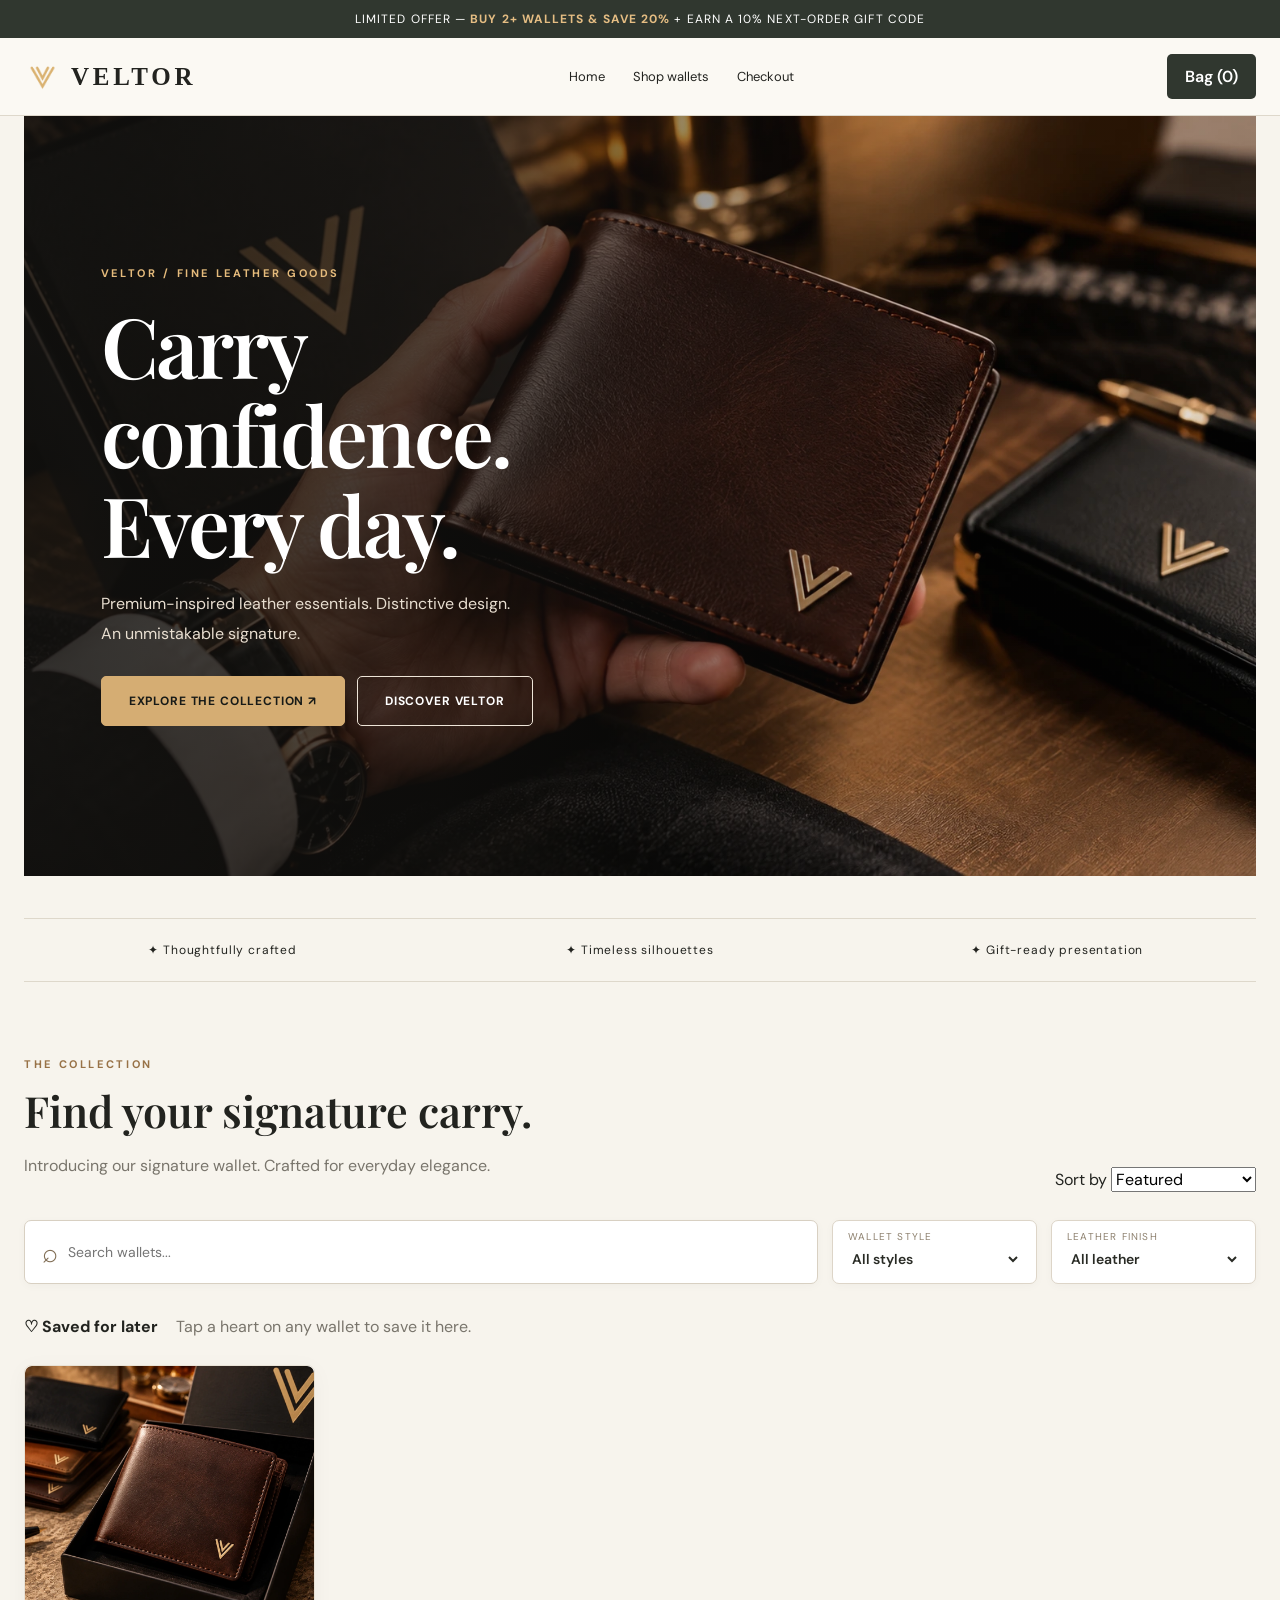
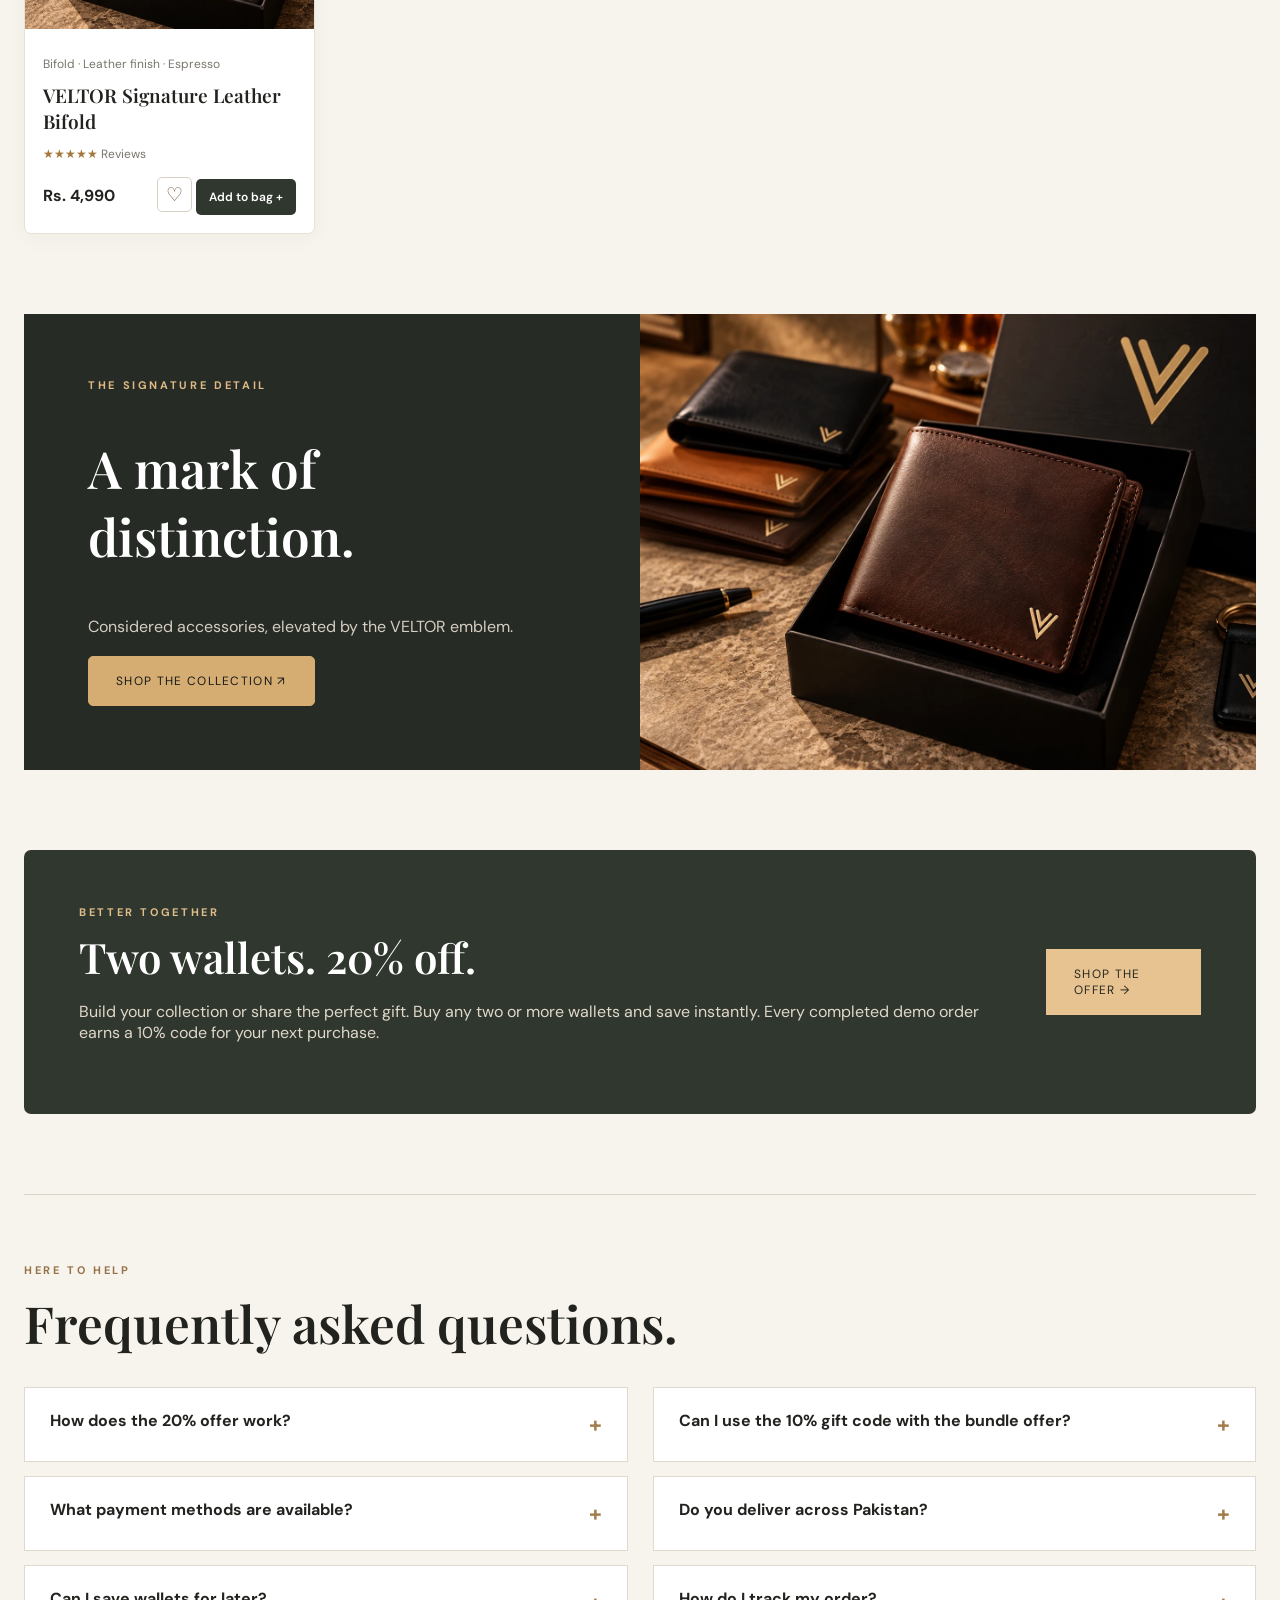
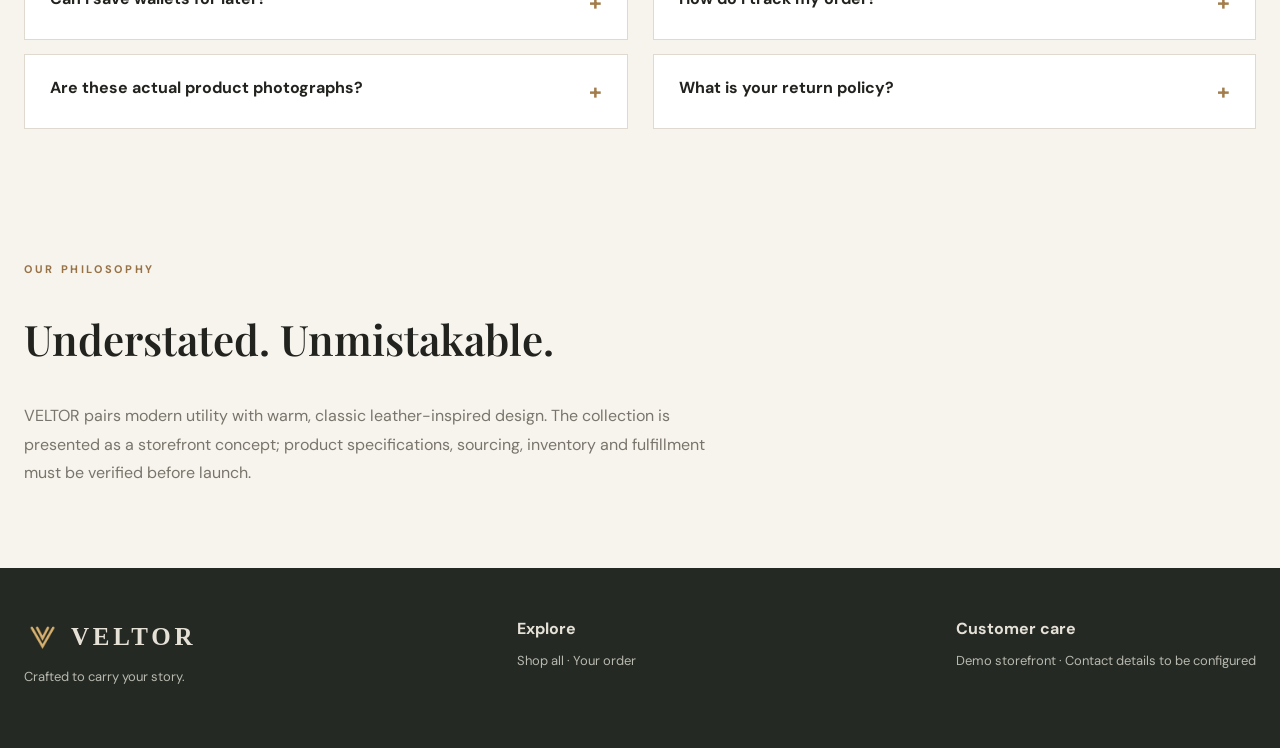
<file: VELTOR_wallet_store/index.html>
<!doctype html><html lang="en"><head><meta charset="utf-8"><meta name="viewport" content="width=device-width,initial-scale=1"><title>Premium Men’s Leather Wallets | VELTOR Leather Goods</title><meta name="description" content="Shop VELTOR leather wallets, bifolds, slim wallets, cardholders and travel styles. Buy two and save 20%."><meta name="theme-color" content="#30372f"><meta property="og:title" content="Premium Men’s Leather Wallets | VELTOR"><meta property="og:description" content="Shop VELTOR leather wallets, bifolds, slim wallets, cardholders and travel styles. Buy two and save 20%."><meta property="og:type" content="website"><link rel="icon" href="assets/metal-v.png" type="image/png"><link rel="stylesheet" href="style.css"></head><body><div class="announcement">LIMITED OFFER — <strong>BUY 2+ WALLETS & SAVE 20%</strong> + EARN A 10% NEXT-ORDER GIFT CODE</div><header class="nav"><div class="nav-inner"><a class="brand" href="index.html"><img src="assets/metal-v.png" alt="VELTOR logo">VELTOR</a><nav class="navlinks" aria-label="Main navigation"><a href="index.html">Home</a><a href="index.html#shop">Shop wallets</a><a href="order.html">Checkout</a></nav><button class="cartbtn" onclick="toggleCart()">Bag (<span id="cartCount">0</span>)</button></div></header><div class="cart-drawer" id="cartDrawer"><aside class="cart-content"><button class="close" aria-label="Close bag" onclick="toggleCart()">×</button><h2>Your bag</h2><div id="cartItems"></div><div id="cartTotals"></div><a class="btn" href="order.html" style="display:block;text-align:center;margin-top:20px">Secure checkout →</a></aside></div><main class="container"><section class="hero hero-final"><div class="hero-final-copy"><div class="eyebrow">VELTOR / FINE LEATHER GOODS</div><h1>Carry confidence.<br>Every day.</h1><p>Premium-inspired leather essentials. Distinctive design. An unmistakable signature.</p><div class="hero-actions"><a class="btn" href="#shop">Explore the collection <span>↗</span></a><a class="btn secondary" href="#story">Discover VELTOR</a></div></div></section><div class="trust"><span>✦ Thoughtfully crafted</span><span>✦ Timeless silhouettes</span><span>✦ Gift-ready presentation</span></div><section id="shop"><div class="section-head"><div><div class="eyebrow">The collection</div><h2>Find your signature carry.</h2><p>Introducing our signature wallet. Crafted for everyday elegance.</p></div><div><label for="sort">Sort by </label><select id="sort" onchange="renderProducts()"><option value="featured">Featured</option><option value="low">Price: low to high</option><option value="high">Price: high to low</option></select></div></div><div class="filter-toolbar"><label class="searchbar"><span aria-hidden="true">⌕</span><input id="searchProducts" type="search" placeholder="Search wallets..." aria-label="Search wallets"></label><div class="filter-menu"><label for="categorySelect">Wallet style</label><select id="categorySelect" aria-label="Wallet category"><option value="All">All styles</option><option>Bifold</option><option>Slim</option><option>Trifold</option><option>Cardholder</option><option>Zip</option><option>Travel</option></select></div><div class="filter-menu"><label for="materialSelect">Leather finish</label><select id="materialSelect" aria-label="Leather finish"><option value="All">All leather</option><option>Full-grain leather</option><option>Genuine leather</option><option>Pebbled leather</option><option>Smooth leather</option><option>Suede finish</option></select></div></div><div id="filters" class="hidden"></div><div id="materials" class="hidden"></div><div class="wishlist-section"><strong>♡ Saved for later</strong><div id="wishlistProducts"></div></div><div class="grid" id="products"></div></section><section class="lifestyle-band"><div><div class="eyebrow">THE SIGNATURE DETAIL</div><h2>A mark of distinction.</h2><p>Considered accessories, elevated by the VELTOR emblem.</p><a href="#shop" class="btn">Shop the collection ↗</a></div><img src="assets/brand-lifestyle.webp" alt="VELTOR wallet with metallic V emblem in premium packaging" loading="lazy"></section><section class="offer"><div><div class="eyebrow" style="color:#dfbd89">Better together</div><h2>Two wallets. 20% off.</h2><p>Build your collection or share the perfect gift. Buy any two or more wallets and save instantly. Every completed demo order earns a 10% code for your next purchase.</p></div><a href="#shop" class="btn">Shop the offer →</a></section><section class="faq-section" id="faqs"><div class="eyebrow">Here to help</div><h2>Frequently asked questions.</h2><div class="faq-grid"><details><summary>How does the 20% offer work?</summary><p>Add any two or more wallets to your bag. The 20% discount is calculated automatically at checkout.</p></details><details><summary>Can I use the 10% gift code with the bundle offer?</summary><p>Offers do not stack. The highest eligible discount is applied.</p></details><details><summary>What payment methods are available?</summary><p>This version includes a demonstration checkout. Real cash-on-delivery fulfillment and secure card payments require merchant and order-system setup.</p></details><details><summary>Do you deliver across Pakistan?</summary><p>Delivery regions, charges and timelines will be confirmed when the live shipping provider is connected.</p></details><details><summary>Can I save wallets for later?</summary><p>Yes. Select the heart on a product to save it in your current browser.</p></details><details><summary>How do I track my order?</summary><p>Use the order lookup on the checkout page. Demo orders can only be found in the same browser in which they were placed.</p></details><details><summary>Are these actual product photographs?</summary><p>The current WebP product visuals are branded concept renders. Replace them with photographs of actual inventory before accepting orders.</p></details><details><summary>What is your return policy?</summary><p>Returns and exchanges must be defined and published by the store owner before launch.</p></details></div></section><section id="story" style="margin:65px 0"><div class="eyebrow">Our philosophy</div><h2 style="font-size:42px">Understated. Unmistakable.</h2><p class="muted" style="max-width:700px;line-height:1.8">VELTOR pairs modern utility with warm, classic leather-inspired design. The collection is presented as a storefront concept; product specifications, sourcing, inventory and fulfillment must be verified before launch.</p></section></main><footer class="footer"><div class="container footer-inner"><div><a class="brand" href="index.html"><img src="assets/metal-v.png" alt="">VELTOR</a><p>Crafted to carry your story.</p></div><div><strong>Explore</strong><p><a href="index.html#shop">Shop all</a> · <a href="order.html">Your order</a></p></div><div><strong>Customer care</strong><p>Demo storefront · Contact details to be configured</p></div></div></footer><script src="app.js" defer></script></body></html>
</file>
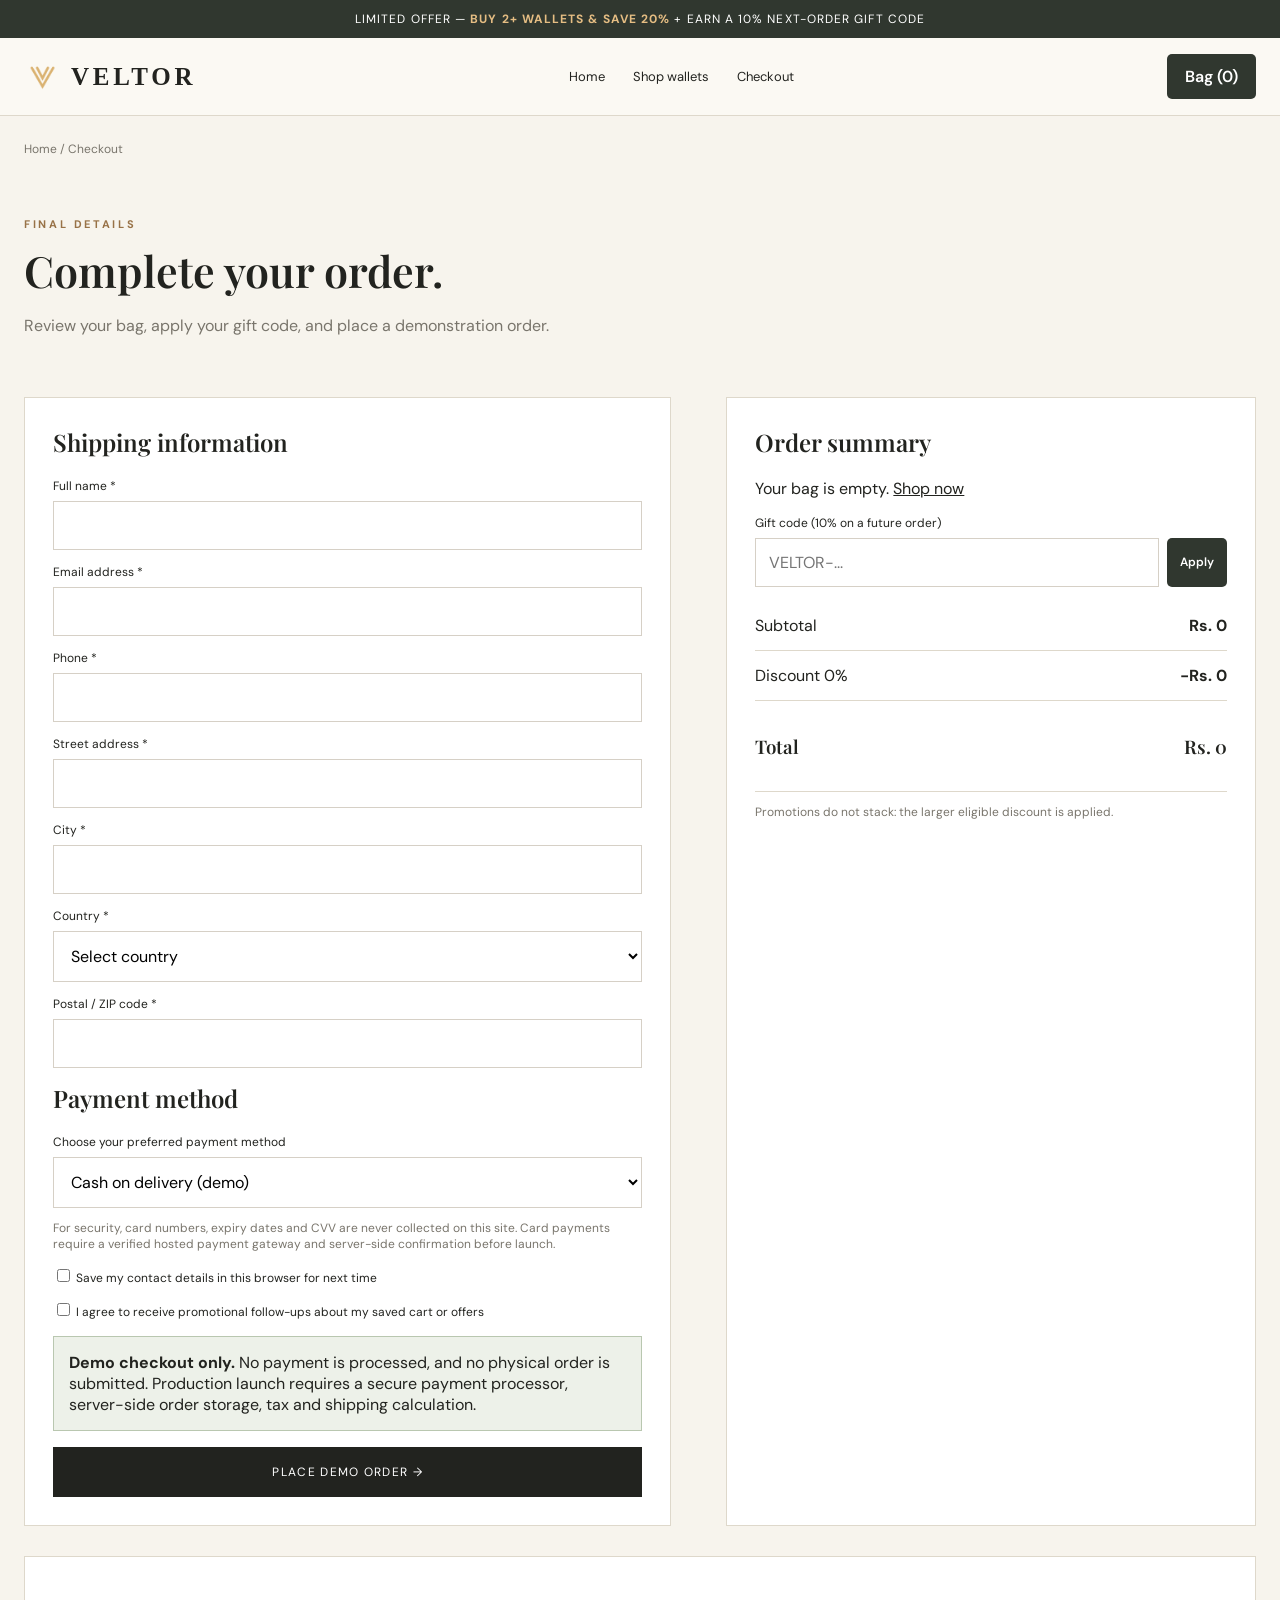
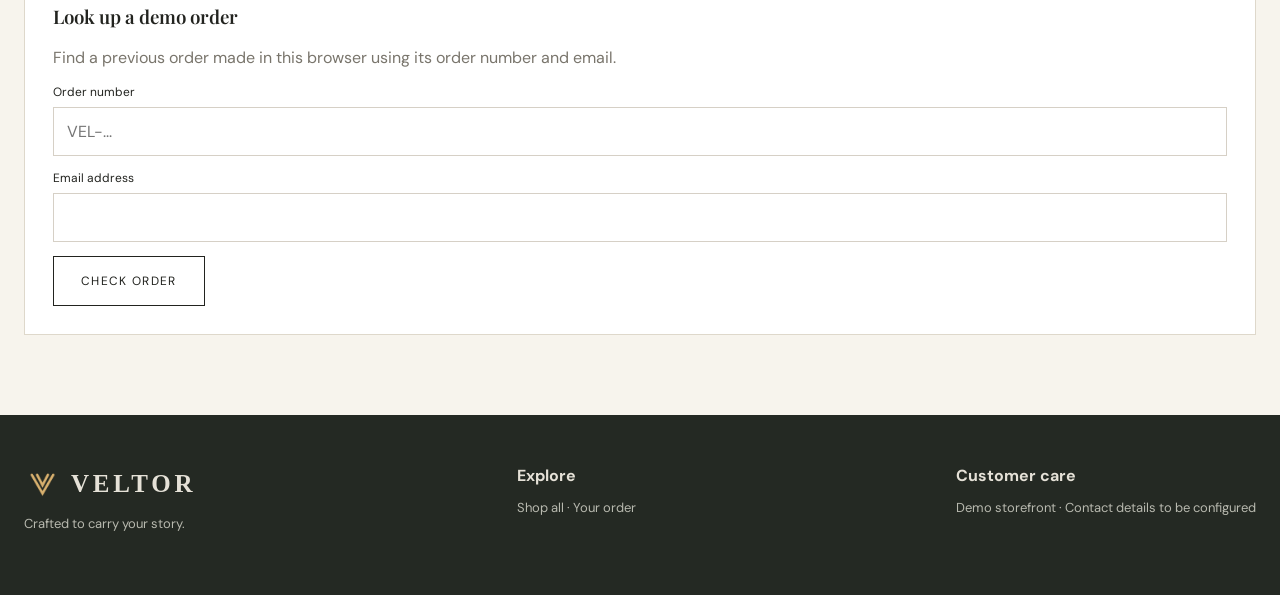
<file: VELTOR_wallet_store/order.html>
<!doctype html><html lang="en"><head><meta charset="utf-8"><meta name="viewport" content="width=device-width,initial-scale=1"><title>Checkout & Track Your Order | VELTOR Leather Goods</title><meta name="description" content="VELTOR checkout demo: apply discounts, complete a test order and look up order status."><meta name="theme-color" content="#30372f"><meta property="og:title" content="Checkout & Track Your Order | VELTOR"><meta property="og:description" content="VELTOR checkout demo: apply discounts, complete a test order and look up order status."><meta property="og:type" content="website"><link rel="icon" href="assets/metal-v.png" type="image/png"><link rel="stylesheet" href="style.css"></head><body><div class="announcement">LIMITED OFFER — <strong>BUY 2+ WALLETS & SAVE 20%</strong> + EARN A 10% NEXT-ORDER GIFT CODE</div><header class="nav"><div class="nav-inner"><a class="brand" href="index.html"><img src="assets/metal-v.png" alt="VELTOR logo">VELTOR</a><nav class="navlinks" aria-label="Main navigation"><a href="index.html">Home</a><a href="index.html#shop">Shop wallets</a><a href="order.html">Checkout</a></nav><button class="cartbtn" onclick="toggleCart()">Bag (<span id="cartCount">0</span>)</button></div></header><div class="cart-drawer" id="cartDrawer"><aside class="cart-content"><button class="close" aria-label="Close bag" onclick="toggleCart()">×</button><h2>Your bag</h2><div id="cartItems"></div><div id="cartTotals"></div><a class="btn" href="order.html" style="display:block;text-align:center;margin-top:20px">Secure checkout →</a></aside></div><main class="container"><div class="breadcrumbs"><a href="index.html">Home</a> / Checkout</div><div class="section-head"><div><div class="eyebrow">Final details</div><h2>Complete your order.</h2><p>Review your bag, apply your gift code, and place a demonstration order.</p></div></div><div id="confirmation" class="hidden"></div><div class="checkout" id="checkoutArea"><section class="panel"><h2>Shipping information</h2><form id="checkoutForm"><div class="field"><label for="fullName">Full name *</label><input id="fullName" autocomplete="name" required></div><div class="field"><label for="email">Email address *</label><input id="email" type="email" autocomplete="email" required></div><div class="field"><label for="phone">Phone *</label><input id="phone" type="tel" autocomplete="tel" required></div><div class="field"><label for="address">Street address *</label><input id="address" autocomplete="street-address" required></div><div class="field"><label for="city">City *</label><input id="city" autocomplete="address-level2" required></div><div class="field"><label for="country">Country *</label><select id="country" required><option value="">Select country</option><option>United States</option><option>United Kingdom</option><option>Pakistan</option><option>Canada</option><option>Other</option></select></div><div class="field"><label for="postal">Postal / ZIP code *</label><input id="postal" required></div><h2>Payment method</h2><div class="field"><label for="paymentMethod">Choose your preferred payment method</label><select id="paymentMethod"><option value="cod">Cash on delivery (demo)</option><option value="card">Credit / debit card — gateway setup required</option></select><p class="muted" style="font-size:12px">For security, card numbers, expiry dates and CVV are never collected on this site. Card payments require a verified hosted payment gateway and server-side confirmation before launch.</p></div><div class="field"><label><input type="checkbox" id="saveInfo" style="width:auto"> Save my contact details in this browser for next time</label></div><div class="field"><label><input type="checkbox" id="marketingConsent" style="width:auto"> I agree to receive promotional follow-ups about my saved cart or offers</label></div><div class="notice"><strong>Demo checkout only.</strong> No payment is processed, and no physical order is submitted. Production launch requires a secure payment processor, server-side order storage, tax and shipping calculation.</div><button class="btn" style="width:100%">Place demo order →</button></form></section><aside class="panel"><h2>Order summary</h2><div id="orderItems"></div><div class="field"><label for="promo">Gift code (10% on a future order)</label><div style="display:flex;gap:8px"><input id="promo" placeholder="VELTOR-..."><button class="smallbtn" onclick="applyPromo()">Apply</button></div><small id="promoMessage" class="muted"></small></div><div id="orderTotals"></div><p class="muted" style="font-size:12px">Promotions do not stack: the larger eligible discount is applied.</p></aside></div><section class="panel" style="margin-top:30px"><h3>Look up a demo order</h3><p class="muted">Find a previous order made in this browser using its order number and email.</p><div class="field"><label for="lookupId">Order number</label><input id="lookupId" placeholder="VEL-..."></div><div class="field"><label for="lookupEmail">Email address</label><input id="lookupEmail" type="email"></div><button class="btn secondary" onclick="lookupOrder()">Check order</button><div id="lookupResult"></div></section></main><footer class="footer"><div class="container footer-inner"><div><a class="brand" href="index.html"><img src="assets/metal-v.png" alt="">VELTOR</a><p>Crafted to carry your story.</p></div><div><strong>Explore</strong><p><a href="index.html#shop">Shop all</a> · <a href="order.html">Your order</a></p></div><div><strong>Customer care</strong><p>Demo storefront · Contact details to be configured</p></div></div></footer><script src="app.js" defer></script></body></html>
</file>
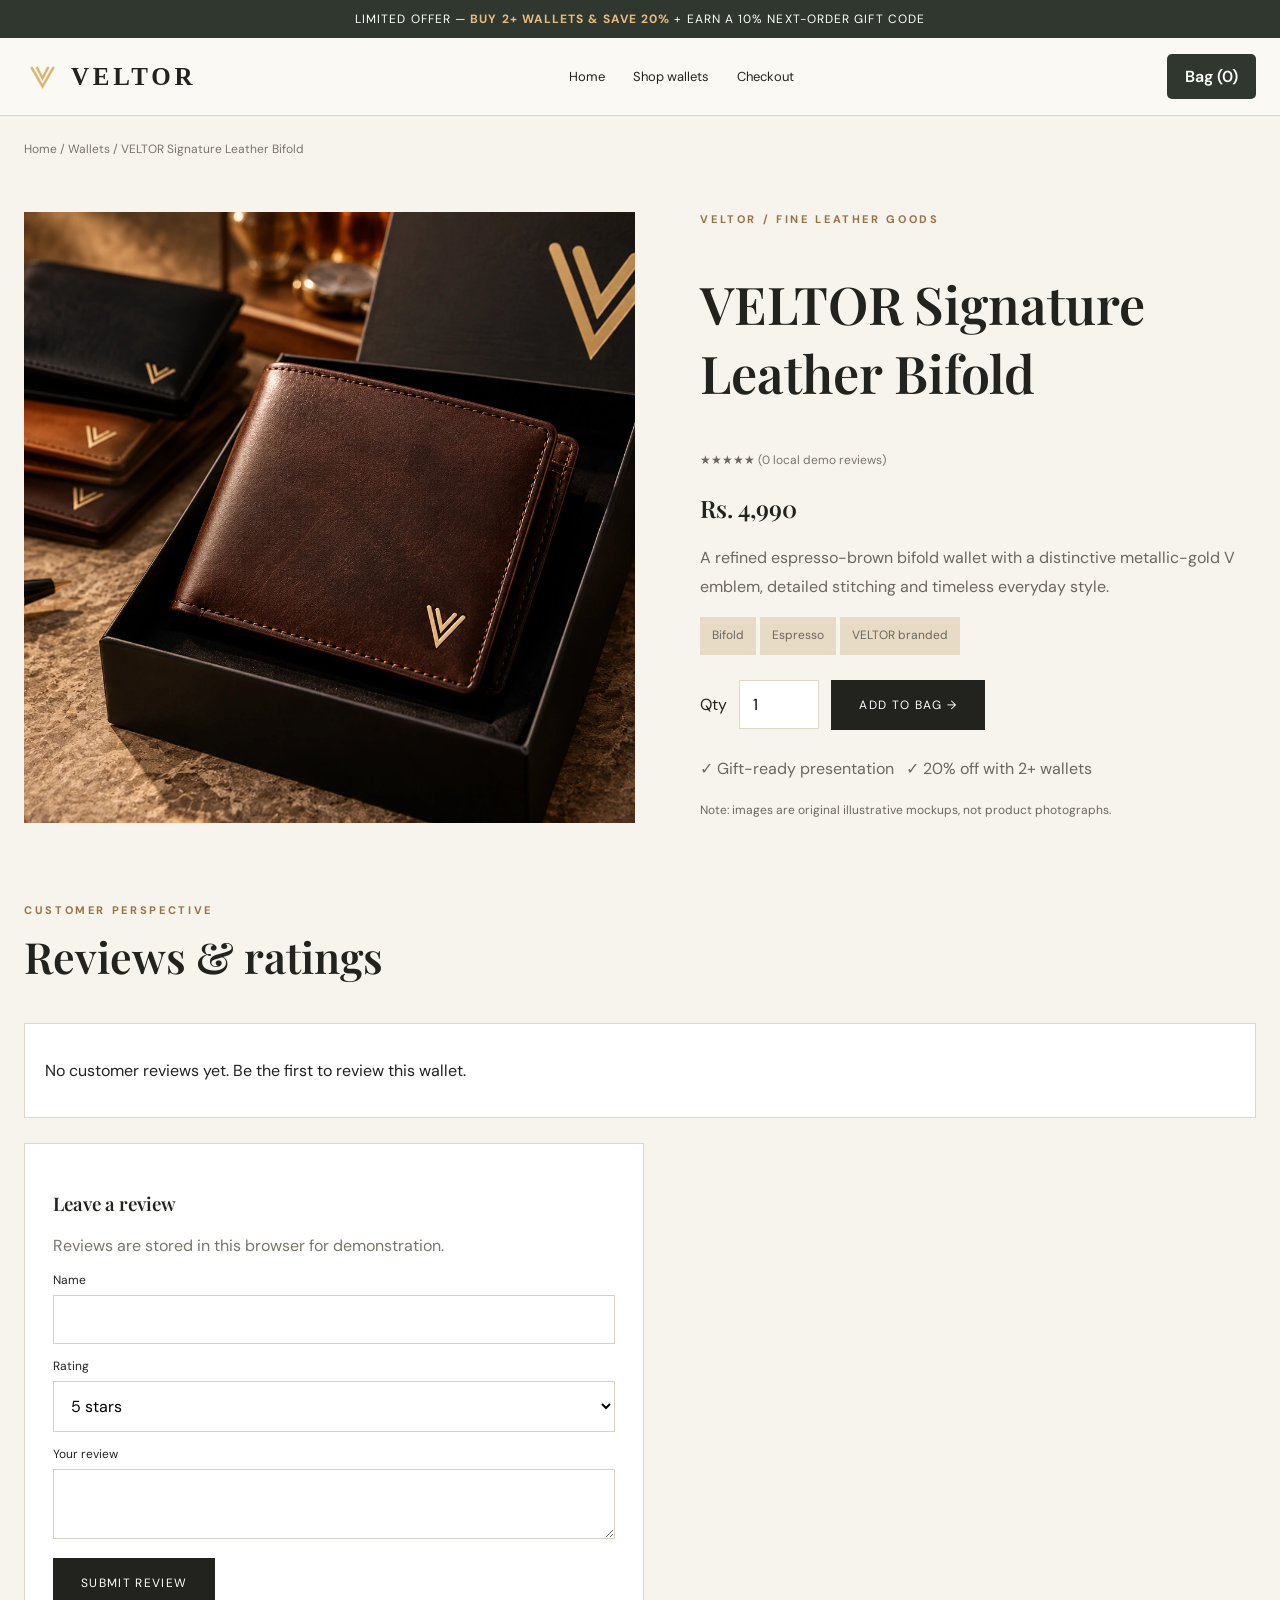
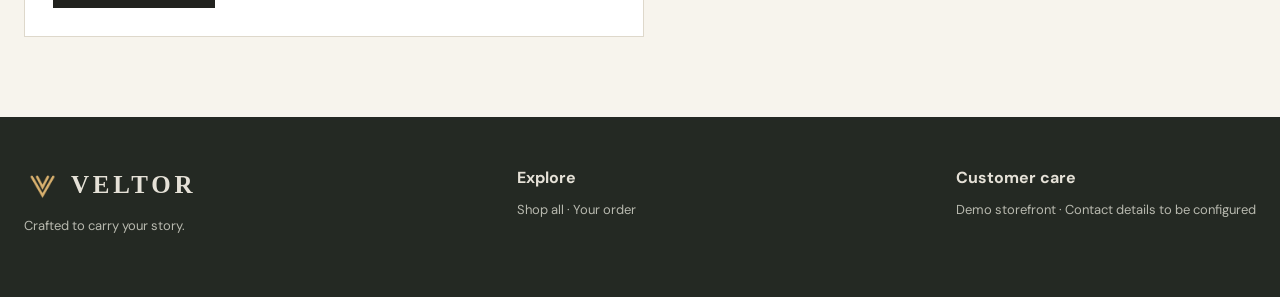
<file: VELTOR_wallet_store/product.html>
<!doctype html><html lang="en"><head><meta charset="utf-8"><meta name="viewport" content="width=device-width,initial-scale=1"><title>Wallet Details & Reviews | VELTOR Leather Goods</title><meta name="description" content="Discover VELTOR wallet details, materials, pricing and customer review demo."><meta name="theme-color" content="#30372f"><meta property="og:title" content="Wallet Details & Reviews | VELTOR"><meta property="og:description" content="Discover VELTOR wallet details, materials, pricing and customer review demo."><meta property="og:type" content="website"><link rel="icon" href="assets/metal-v.png" type="image/png"><link rel="stylesheet" href="style.css"></head><body><div class="announcement">LIMITED OFFER — <strong>BUY 2+ WALLETS & SAVE 20%</strong> + EARN A 10% NEXT-ORDER GIFT CODE</div><header class="nav"><div class="nav-inner"><a class="brand" href="index.html"><img src="assets/metal-v.png" alt="VELTOR logo">VELTOR</a><nav class="navlinks" aria-label="Main navigation"><a href="index.html">Home</a><a href="index.html#shop">Shop wallets</a><a href="order.html">Checkout</a></nav><button class="cartbtn" onclick="toggleCart()">Bag (<span id="cartCount">0</span>)</button></div></header><div class="cart-drawer" id="cartDrawer"><aside class="cart-content"><button class="close" aria-label="Close bag" onclick="toggleCart()">×</button><h2>Your bag</h2><div id="cartItems"></div><div id="cartTotals"></div><a class="btn" href="order.html" style="display:block;text-align:center;margin-top:20px">Secure checkout →</a></aside></div><main class="container"><div class="breadcrumbs"><a href="index.html">Home</a> / <a href="index.html#shop">Wallets</a> / <span id="crumb">Product</span></div><section class="detail"><div><img id="detailImage" class="detail-img" alt="Leather wallet product image"></div><div><div class="eyebrow">VELTOR / Fine leather goods</div><h1 id="detailName"></h1><p class="stars">★★★★★ <span class="muted" id="ratingText"></span></p><h2 id="detailPrice"></h2><p id="detailDescription"></p><p><span class="pill" id="detailCategory"></span> <span class="pill" id="detailColor"></span> <span class="pill">VELTOR branded</span></p><div style="display:flex;gap:12px;align-items:center;margin:25px 0"><label for="quantity">Qty</label><input class="qty" id="quantity" type="number" min="1" max="20" value="1"><button class="btn" id="addDetail">Add to bag →</button></div><p class="muted">✓ Gift-ready presentation &nbsp; ✓ 20% off with 2+ wallets</p><p class="muted" style="font-size:12px">Note: images are original illustrative mockups, not product photographs.</p></div></section><section class="reviews"><div class="section-head"><div><div class="eyebrow">Customer perspective</div><h2>Reviews & ratings</h2></div></div><div id="reviewList"></div><div class="panel" style="max-width:620px;margin-top:25px"><h3>Leave a review</h3><p class="muted">Reviews are stored in this browser for demonstration.</p><form id="reviewForm"><div class="field"><label for="reviewName">Name</label><input id="reviewName" required maxlength="60"></div><div class="field"><label for="reviewRating">Rating</label><select id="reviewRating"><option value="5">5 stars</option><option value="4">4 stars</option><option value="3">3 stars</option><option value="2">2 stars</option><option value="1">1 star</option></select></div><div class="field"><label for="reviewText">Your review</label><textarea id="reviewText" required maxlength="500"></textarea></div><button class="btn">Submit review</button></form></div></section></main><footer class="footer"><div class="container footer-inner"><div><a class="brand" href="index.html"><img src="assets/metal-v.png" alt="">VELTOR</a><p>Crafted to carry your story.</p></div><div><strong>Explore</strong><p><a href="index.html#shop">Shop all</a> · <a href="order.html">Your order</a></p></div><div><strong>Customer care</strong><p>Demo storefront · Contact details to be configured</p></div></div></footer><script src="app.js" defer></script></body></html>
</file>
<file: VELTOR_wallet_store/style.css>
@import url('https://fonts.googleapis.com/css2?family=DM+Sans:wght@400;500;600;700&family=Playfair+Display:wght@500;600;700&display=swap');
:root{--ink:#22231f;--cream:#f7f4ed;--gold:#b58b53;--line:#ded8cb;--muted:#79756c}*{box-sizing:border-box}body{margin:0;background:var(--cream);color:var(--ink);font-family:'DM Sans',sans-serif}a{text-decoration:none;color:inherit}button,input,select,textarea{font:inherit}button{cursor:pointer}.announcement{background:#2c332d;color:#fff;text-align:center;padding:11px;font-size:12px;letter-spacing:.09em}.announcement strong{color:#e5bd83}.nav{position:sticky;top:0;background:#fbf9f4ed;backdrop-filter:blur(12px);z-index:10;border-bottom:1px solid var(--line)}.nav-inner{max-width:1250px;margin:auto;display:flex;align-items:center;justify-content:space-between;padding:16px 24px}.brand{display:flex;gap:10px;align-items:center;font-family:Georgia,serif;font-size:25px;letter-spacing:.15em;font-weight:bold}.brand img{width:37px}.navlinks{display:flex;gap:28px;font-size:13px}.cartbtn{background:var(--ink);color:#fff;border:0;padding:12px 18px;border-radius:3px}.container{max-width:1250px;margin:auto;padding:0 24px}.hero{min-height:570px;display:grid;grid-template-columns:1fr 1fr;align-items:center;gap:60px}.eyebrow{text-transform:uppercase;letter-spacing:.24em;font-size:11px;color:#987247;font-weight:700}.hero h1,h1,h2,h3{font-family:'Playfair Display',Georgia,serif;font-weight:600}.hero h1{font-size:clamp(48px,6vw,88px);line-height:1.04;margin:20px 0}.hero p{color:#69675f;max-width:490px;line-height:1.8}.hero-visual{background:#e2d6c3;border-radius:170px 170px 8px 8px;padding:30px;min-height:470px;display:grid;place-items:center;position:relative}.hero-visual img{width:100%;max-height:420px;object-fit:contain;filter:drop-shadow(0 15px 18px #56452a22)}.seal{position:absolute;right:-15px;bottom:30px;background:#2e352f;color:#e7c99e;border-radius:50%;height:110px;width:110px;display:grid;place-items:center;text-align:center;font-family:Georgia;transform:rotate(12deg)}.btn{display:inline-block;background:var(--ink);color:white;padding:16px 27px;border:1px solid var(--ink);font-size:12px;letter-spacing:.11em;text-transform:uppercase}.btn.secondary{background:transparent;color:var(--ink)}.hero-actions{display:flex;gap:12px;margin-top:28px}.trust{display:grid;grid-template-columns:repeat(3,1fr);border-block:1px solid var(--line);margin:42px 0 75px;padding:23px 0;gap:20px;text-align:center;font-size:12px;letter-spacing:.07em}.section-head{display:flex;justify-content:space-between;align-items:end;margin:60px 0 28px;gap:20px}.section-head h2{font-size:43px;margin:10px 0}.section-head p{color:var(--muted)}.grid{display:grid;grid-template-columns:repeat(4,1fr);gap:23px}.product{background:#fff;border:1px solid #e8e2d6;transition:transform .2s}.product:hover{transform:translateY(-4px)}.product img{width:100%;aspect-ratio:1.13;object-fit:cover;background:#e4d9ca}.product-body{padding:18px}.product h3{font-size:19px;margin:8px 0}.meta{color:var(--muted);font-size:12px}.price{font-weight:700}.stars{color:#a4773c;font-size:12px}.product-foot{display:flex;justify-content:space-between;align-items:center;margin-top:13px}.smallbtn{background:#2e352f;color:#fff;border:0;padding:10px 13px;font-size:12px}.offer{margin:80px 0;background:#30372f;color:white;padding:55px;display:flex;align-items:center;justify-content:space-between;gap:30px}.offer h2{font-size:42px;margin:10px 0}.offer p{color:#e0d8c9}.offer .btn{background:#e8c392;border-color:#e8c392;color:#262820}.footer{margin-top:80px;background:#242923;color:#e5e1d7;padding:50px 0}.footer-inner{display:flex;justify-content:space-between;gap:20px;flex-wrap:wrap}.footer p{font-size:13px;color:#b8b9af}.filters{display:flex;gap:10px;flex-wrap:wrap;margin:20px 0 30px}.filter{background:transparent;border:1px solid #c9c0b1;padding:10px 15px}.filter.active{background:#30372f;color:white}.detail{display:grid;grid-template-columns:1.1fr 1fr;gap:65px;padding-top:55px}.detail-img{width:100%;background:#e8dfd2}.detail h1{font-size:52px}.detail p{line-height:1.8;color:#6b675f}.qty{width:80px;padding:13px;border:1px solid var(--line)}.reviews{margin:70px 0}.review{background:#fff;padding:20px;margin:12px 0;border:1px solid var(--line)}.checkout{display:grid;grid-template-columns:1.1fr .9fr;gap:55px;margin-top:45px}.panel{background:#fff;border:1px solid var(--line);padding:28px}.panel h2{margin-top:0}.field{margin:14px 0}.field label{display:block;font-size:12px;margin-bottom:7px}.field input,.field select,.field textarea{width:100%;padding:13px;border:1px solid #d6d0c6;background:#fff;border-radius:0}.summary-row,.cart-line{display:flex;justify-content:space-between;align-items:center;gap:14px;padding:14px 0;border-bottom:1px solid var(--line)}.cart-line img{width:80px}.muted{color:var(--muted)}.hidden{display:none!important}.notice{padding:15px;background:#edf1e9;border:1px solid #b9c7b0;margin:16px 0}.error{color:#a22}.cart-drawer{position:fixed;inset:0;background:#0007;z-index:30;display:none;justify-content:end}.cart-drawer.open{display:flex}.cart-content{background:var(--cream);width:min(440px,100%);height:100%;overflow:auto;padding:26px}.close{float:right;border:0;background:none;font-size:26px}.empty{padding:45px 0;color:var(--muted)}.pill{display:inline-block;background:#e8dbc6;padding:8px 12px;font-size:12px}.breadcrumbs{font-size:12px;color:var(--muted);margin-top:25px}.testimonial{background:#fff;padding:25px;border:1px solid var(--line)}@media(max-width:850px){.hero,.detail,.checkout{grid-template-columns:1fr}.hero{padding-top:35px}.hero-visual{min-height:340px}.grid{grid-template-columns:repeat(2,1fr)}.navlinks{gap:12px}.offer{padding:30px;display:block}.trust{grid-template-columns:1fr}.hero h1{font-size:52px}}@media(max-width:480px){.grid{grid-template-columns:1fr}.navlinks{font-size:11px}.brand{font-size:17px}.brand img{width:28px}.nav-inner{padding:13px}.cartbtn{padding:10px}.hero-visual{border-radius:110px 110px 8px 8px}.section-head h2{font-size:32px}.detail h1{font-size:38px}}
/* Refined storefront v2 */
.hero-refresh{min-height:660px;gap:0;grid-template-columns:1fr 1.05fr;margin-top:20px;background:#e9e3d8}.hero-refresh>div:first-child{padding:64px clamp(28px,5vw,78px)}.hero-refresh .hero-visual{border-radius:0;min-height:660px;background:linear-gradient(135deg,#c5ad91,#e8ddcc);overflow:hidden;padding:40px}.hero-refresh .hero-visual img{width:112%;max-height:590px;filter:drop-shadow(18px 32px 22px #3a2b2240)}.hero-label{position:absolute;left:35px;bottom:35px;right:35px;display:flex;justify-content:space-between;letter-spacing:.2em;font-size:12px;color:#40382e}.hero-refresh h1{font-size:clamp(47px,5.7vw,82px)}.hero-refresh .btn{background:#30372f;border-color:#30372f}.searchbar{display:flex;align-items:center;gap:10px;border:1px solid #d8d0c2;background:#fff;padding:0 17px;margin:15px 0 30px;max-width:560px}.searchbar span{font-size:27px;color:#806d54}.searchbar input{border:0;outline:0;padding:18px 0;width:100%;background:transparent}.wishlist-section{padding:18px 0 28px;display:flex;gap:18px;align-items:center;flex-wrap:wrap}.wishlist-section .pill{margin:4px}.heartbtn{border:1px solid #d7d0c4;background:#fff;font-size:19px;color:#775239;width:35px;height:35px;transition:transform .2s}.heartbtn:hover,.smallbtn:hover,.btn:hover{transform:translateY(-2px)}.product{border-radius:0;overflow:hidden}.product img{transition:transform .35s}.product:hover img{transform:scale(1.04)}.smallbtn,.btn,.cartbtn{transition:transform .2s,background .2s}.filter{transition:background .2s,color .2s}.filter:hover{background:#dcd4c5}.field input[type=checkbox]{accent-color:#30372f}.nav-inner{max-width:1360px}.container{max-width:1360px}.announcement{background:#30372f}.hero-refresh .hero-actions{flex-wrap:wrap}@media(max-width:850px){.hero-refresh{grid-template-columns:1fr}.hero-refresh .hero-visual{min-height:420px}.hero-refresh>div:first-child{padding:50px 28px}.hero-refresh .hero-visual img{max-height:350px}}
/* VELTOR editorial shopping refresh */
.hero-luxe{margin-top:0;min-height:660px;background:#e9e4db;grid-template-columns:47% 53%;overflow:hidden}.hero-luxe>div:first-child{position:relative;z-index:1;padding:72px clamp(30px,5vw,90px)}.hero-luxe .hero-visual{padding:0;min-height:660px;background:#c6b49b;overflow:hidden}.hero-luxe .hero-visual img{width:100%;height:100%;max-height:none;object-fit:cover;filter:none}.hero-luxe .hero-label{color:#2d2924;font-weight:700;text-shadow:0 1px 4px #ffffff8a}.hero-luxe h1{font-size:clamp(52px,5.5vw,88px);letter-spacing:-.04em}.hero-luxe .btn{background:#293329;border-color:#293329}.shop-toolbar{display:flex;align-items:stretch;gap:0;background:#fff;border:1px solid #d9d3c8;margin:18px 0 28px;min-height:72px}.shop-search{display:flex;align-items:center;flex:1.5;gap:12px;padding:12px 20px;min-width:170px}.shop-search span{font-size:29px;color:#857156}.shop-search input{width:100%;border:0;outline:0;background:transparent;font-size:14px}.select-wrap{display:flex;flex-direction:column;justify-content:center;gap:6px;padding:11px 18px;min-width:160px;border-left:1px solid #e2dcd2}.select-wrap span{font-size:10px;text-transform:uppercase;letter-spacing:.12em;color:#82786b}.select-wrap select{border:0;outline:0;background:transparent;color:#292d28;font-weight:600;cursor:pointer;max-width:185px}.clear-filter{border:0;border-left:1px solid #e2dcd2;background:#f3eee5;padding:0 22px;color:#293329;font-weight:600}.faq-section{padding:68px 0;border-top:1px solid #ddd5c7}.faq-section h2{font-size:clamp(34px,4vw,52px);margin:12px 0 30px}.faq-grid{display:grid;grid-template-columns:repeat(2,minmax(0,1fr));gap:14px 25px}.faq-grid details{background:#fff;border:1px solid #e0d9cf;padding:22px 25px}.faq-grid summary{font-weight:700;cursor:pointer;list-style:none;display:flex;justify-content:space-between;gap:12px}.faq-grid summary::after{content:'+';font-size:22px;color:#a37d4b}.faq-grid details[open] summary::after{content:'−'}.faq-grid details p{color:#70695f;line-height:1.75;font-size:14px;margin-bottom:0}.product img{aspect-ratio:1.1;object-fit:cover}.product .meta{line-height:1.6}@media(max-width:900px){.shop-toolbar{flex-wrap:wrap}.shop-search{flex-basis:100%;border-bottom:1px solid #e2dcd2}.select-wrap{flex:1}.clear-filter{padding:15px;flex:1}.hero-luxe{grid-template-columns:1fr}.hero-luxe .hero-visual{min-height:440px;height:440px}.hero-luxe>div:first-child{padding:55px 30px}.faq-grid{grid-template-columns:1fr}}@media(max-width:520px){.hero-luxe .hero-visual{min-height:310px;height:310px}.hero-luxe h1{font-size:50px}.shop-toolbar{display:grid;grid-template-columns:1fr 1fr}.shop-search{grid-column:1/-1}.select-wrap{min-width:0;padding:12px;border-left:0}.select-wrap:nth-of-type(3){border-left:1px solid #e2dcd2}.select-wrap select{width:100%;font-size:12px}.clear-filter{grid-column:1/-1;border-left:0;border-top:1px solid #e2dcd2}.faq-grid details{padding:18px}}

/* VELTOR final brand art direction */
.hero-final{height:min(760px,75vw);min-height:560px;display:flex;align-items:center;position:relative;margin-top:0;background:linear-gradient(90deg,rgba(18,17,15,.86) 0%,rgba(18,17,15,.72) 34%,rgba(18,17,15,.12) 75%),url('assets/hero-veltor.webp') center center/cover no-repeat;color:#fff}.hero-final-copy{padding:clamp(25px,6vw,95px);max-width:720px;z-index:1}.hero-final h1{font-size:clamp(48px,6.5vw,94px);line-height:1.08;letter-spacing:-.035em;margin:20px 0}.hero-final .eyebrow{color:#e5bb7c}.hero-final p{max-width:430px;line-height:1.85;color:#e8ded0}.hero-final .btn{background:#d5ad73;border-color:#d5ad73;color:#171a17;border-radius:5px;font-weight:700;letter-spacing:.07em}.hero-final .btn.secondary{background:transparent;border-color:#eee5d8;color:#fff}.hero-final .btn:hover{background:#edc994;border-color:#edc994;box-shadow:0 12px 25px #0004;transform:translateY(-3px)}.hero-final .btn.secondary:hover{background:#ffffff19}.filter-toolbar{display:flex;align-items:stretch;gap:14px;margin:25px 0 14px;flex-wrap:wrap}.filter-toolbar .searchbar{flex:1 1 320px;margin:0;max-width:none;border-radius:7px;min-height:64px;box-shadow:0 2px 10px #251a1008}.filter-menu{flex:0 1 205px;min-width:170px;background:#fff;border:1px solid #ddd5c8;border-radius:7px;padding:9px 15px;display:flex;flex-direction:column;gap:4px;box-shadow:0 2px 10px #251a1008}.filter-menu label{font-size:10px;letter-spacing:.12em;color:#8d806e;text-transform:uppercase}.filter-menu select{border:0;background:transparent;outline:0;font-size:14px;font-weight:600;color:#292b25;padding:2px 0;cursor:pointer}.filter-toolbar .searchbar input{font-size:14px}.product{border-radius:7px;box-shadow:0 4px 22px #31291c0a}.product img{border-radius:7px 7px 0 0}.smallbtn,.cartbtn{background:#30372f;border-radius:5px;font-weight:600}.smallbtn:hover,.cartbtn:hover{background:#4e5b4e;box-shadow:0 7px 15px #0002}.heartbtn{border-radius:5px}.lifestyle-band{display:grid;grid-template-columns:1fr 1fr;background:#272b26;color:white;margin:80px 0;min-height:400px}.lifestyle-band>div{padding:clamp(30px,5vw,80px);align-self:center}.lifestyle-band .eyebrow{color:#dfb984}.lifestyle-band h2{font-size:clamp(34px,4vw,55px)}.lifestyle-band p{color:#d6cec1;line-height:1.7}.lifestyle-band img{width:100%;height:100%;min-height:400px;object-fit:cover}.lifestyle-band .btn{background:#d5ad73;color:#171a17;border-color:#d5ad73;border-radius:5px}.offer{border-radius:7px}.nav .brand img{object-fit:contain;border-radius:0}@media(max-width:850px){.hero-final{height:auto;min-height:610px;background-position:60% center}.hero-final-copy{padding:42px 25px}.hero-final h1{font-size:clamp(44px,10vw,65px)}.filter-menu{flex:1 1 160px}.lifestyle-band{grid-template-columns:1fr}.lifestyle-band img{min-height:280px;max-height:400px}}@media(max-width:480px){.hero-final{min-height:650px;align-items:end;background-image:linear-gradient(0deg,rgba(18,17,15,.94),rgba(18,17,15,.3) 75%),url('assets/hero-veltor.webp');background-position:58% center}.hero-final-copy{padding:35px 23px 45px}.hero-final h1{font-size:47px}.hero-final .hero-actions{gap:9px}.hero-final .btn{padding:13px 15px;font-size:10px}.filter-toolbar{gap:9px}.filter-menu{min-width:130px}.filter-toolbar .searchbar{flex-basis:100%}.lifestyle-band{margin:45px 0}}
</file>
